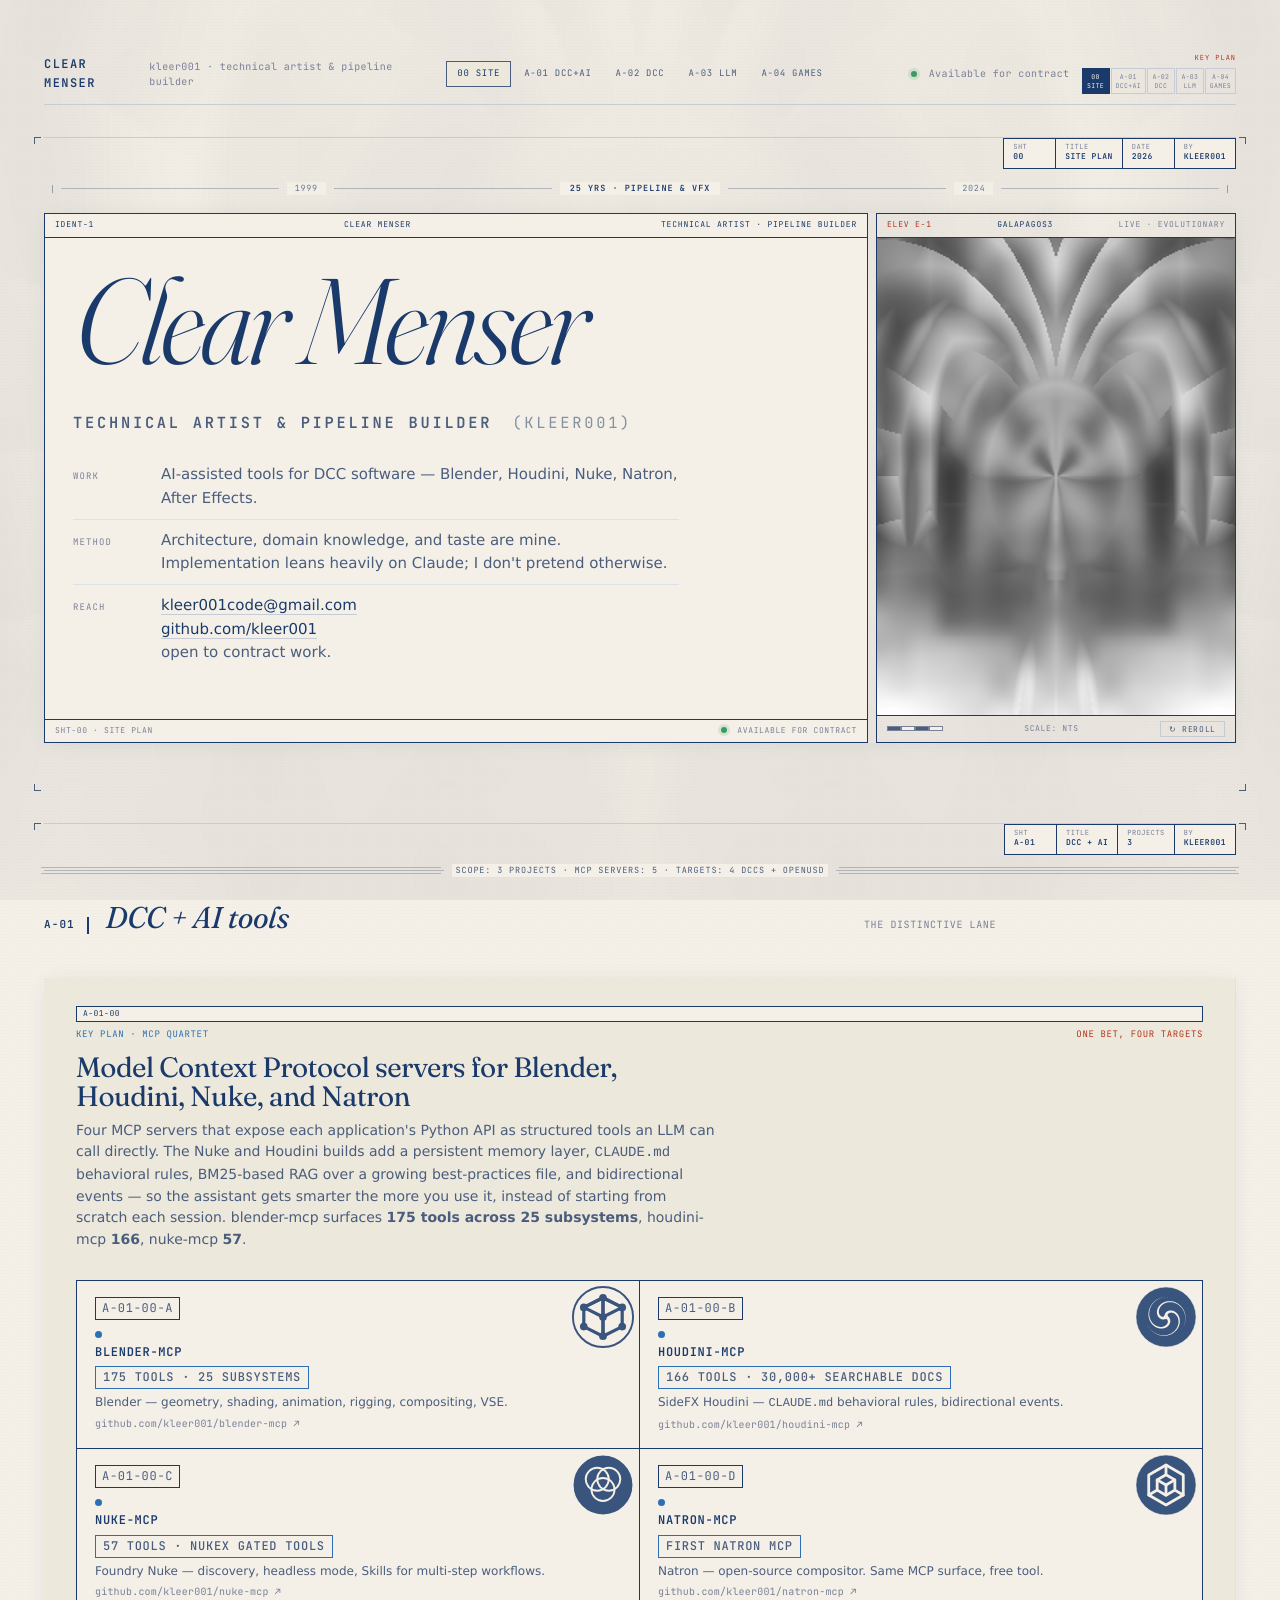
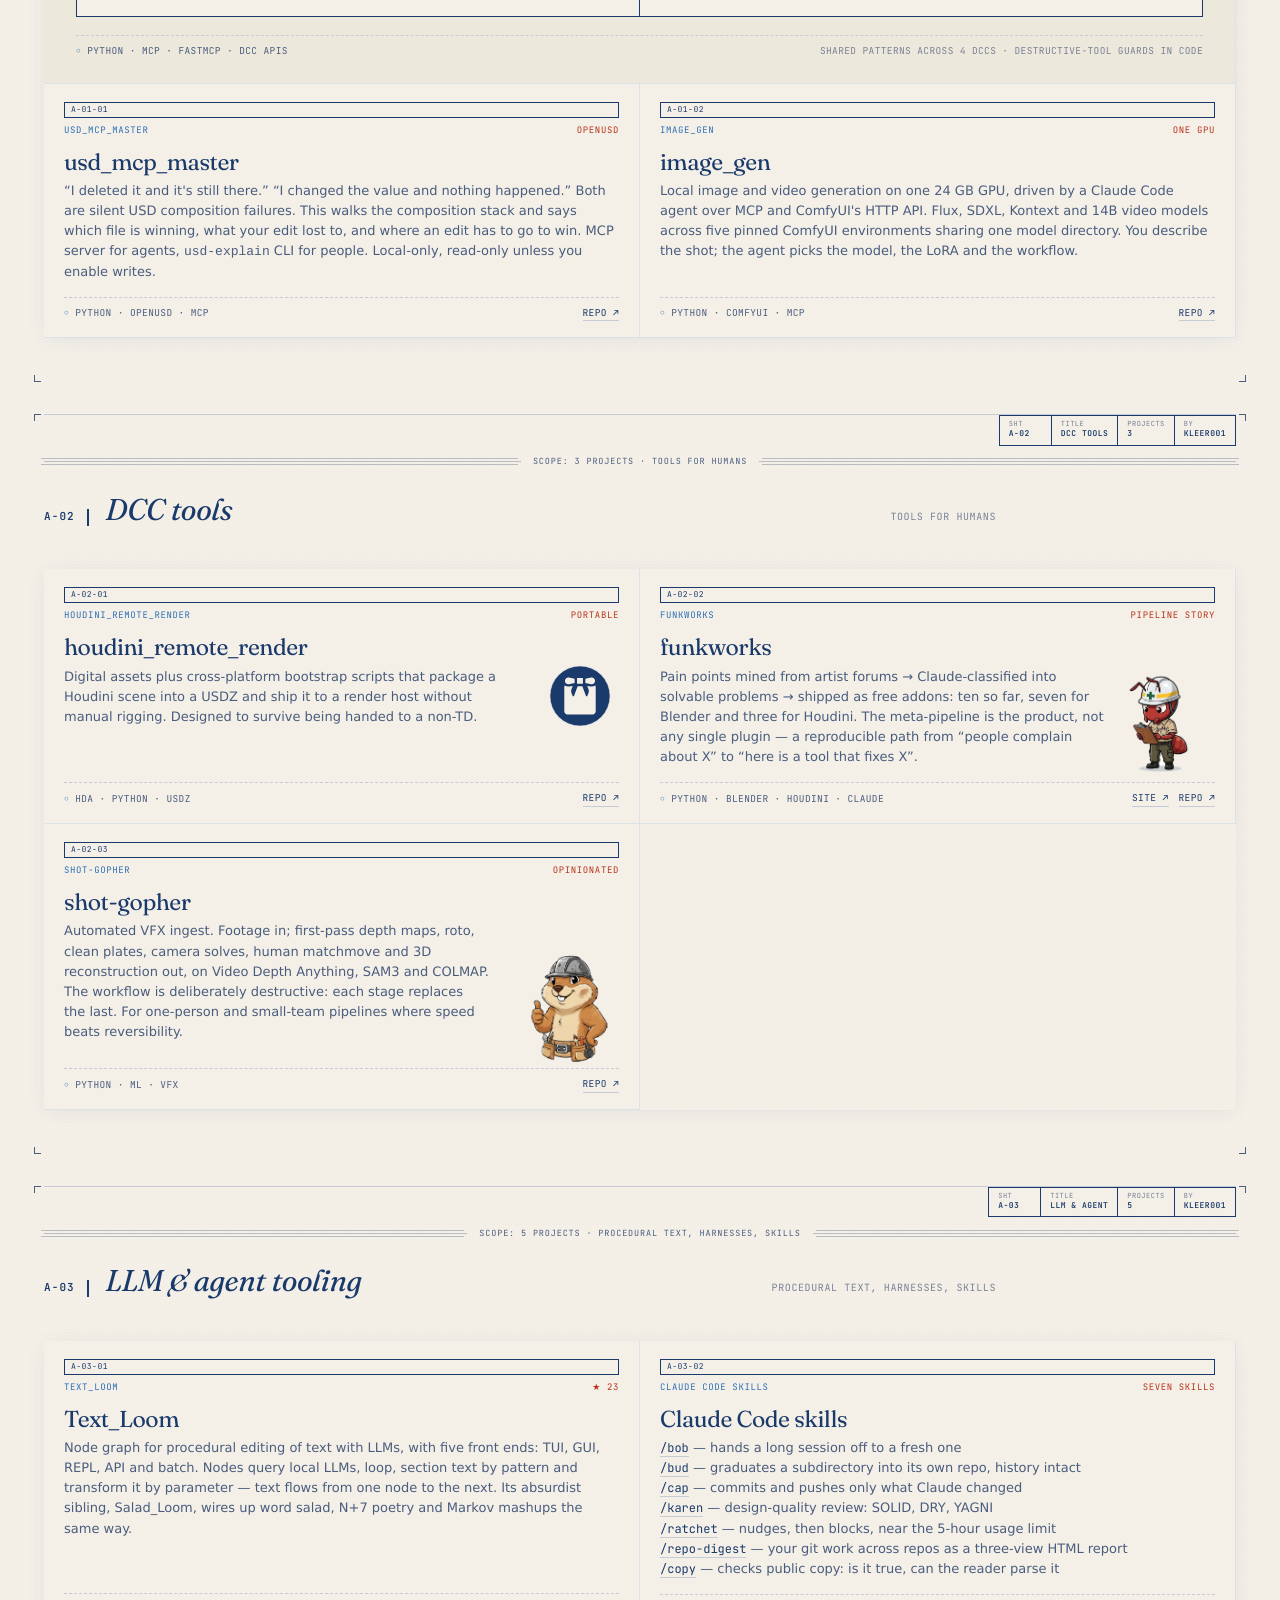
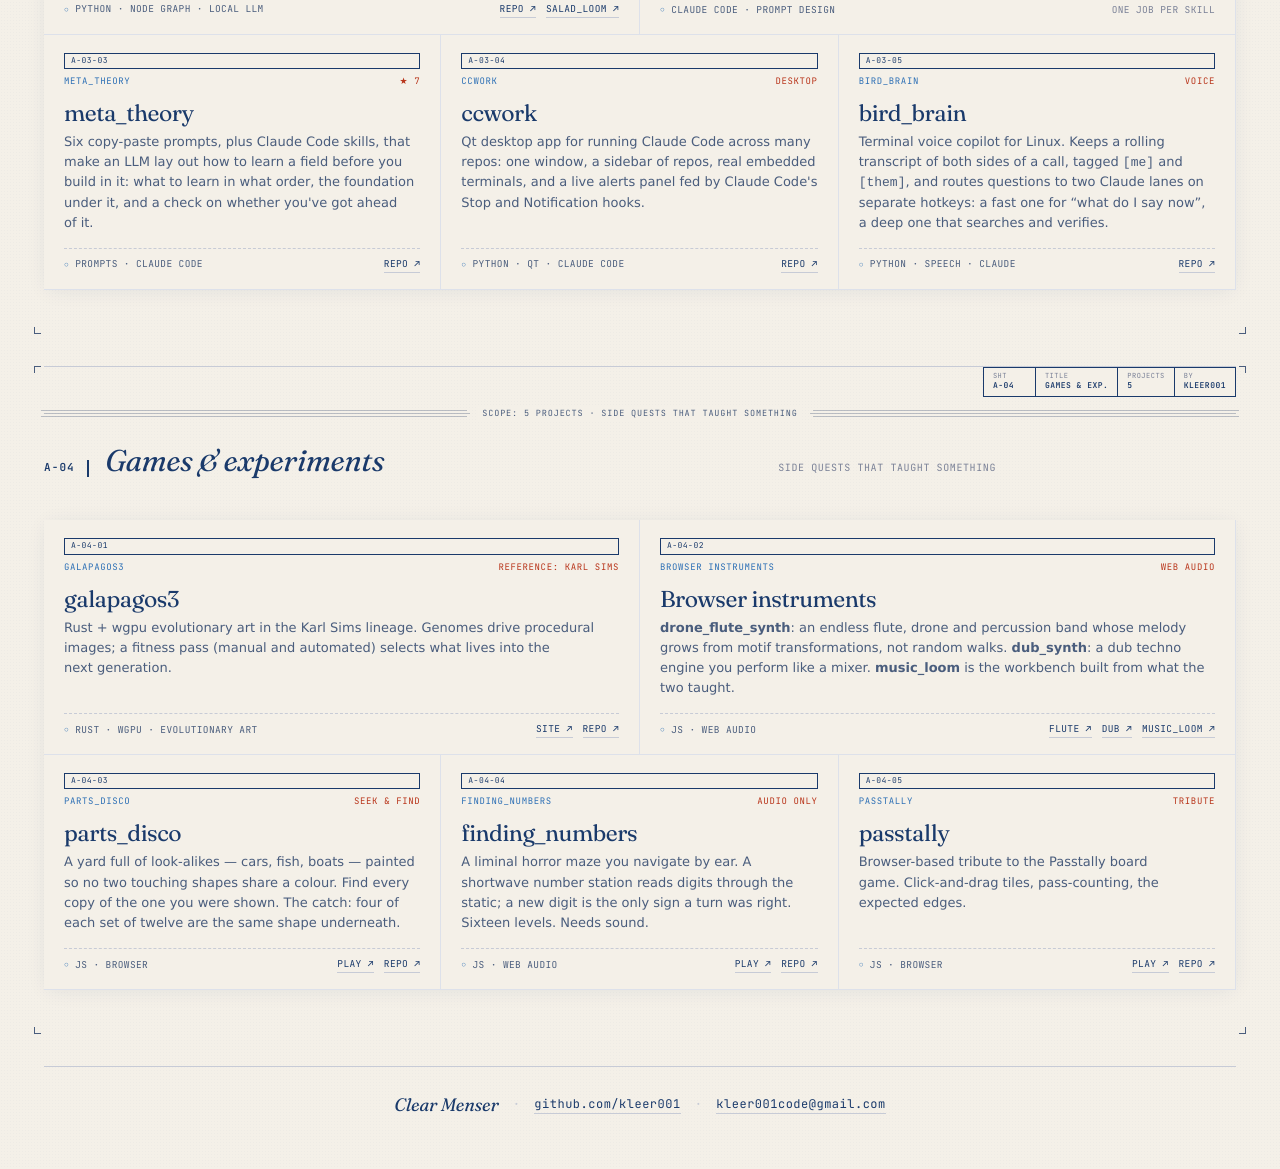
<file: index.html>
<!doctype html>
<html lang="en">
<head>
<meta charset="utf-8" />
<meta name="viewport" content="width=device-width,initial-scale=1" />
<title>Clear Menser · Portfolio</title>
<link rel="preconnect" href="https://fonts.googleapis.com">
<link rel="preconnect" href="https://fonts.gstatic.com" crossorigin>
<link rel="stylesheet" href="https://fonts.googleapis.com/css2?family=Fraunces:opsz,wght@9..144,300;9..144,400;9..144,500&family=JetBrains+Mono:wght@400;500;600&display=swap" />
<link rel="stylesheet" href="styles-v3.css?v=2" />
</head>
<body>

<canvas id="gal-bg" aria-hidden="true"></canvas>

<main id="app" class="app">

  <!-- ============ TOP CHROME ============ -->
  <header class="chrome">
    <div class="chrome-l">
      <span class="chrome-ttl">Clear Menser</span>
      <span class="chrome-ver">kleer001 · technical artist &amp; pipeline builder</span>
    </div>
    <nav class="chrome-nav">
      <a href="#hero"  class="nav-dot" data-k="1">00 Site</a>
      <a href="#dccai" class="nav-dot" data-k="2">A-01 DCC+AI</a>
      <a href="#dcc"   class="nav-dot" data-k="3">A-02 DCC</a>
      <a href="#llm"   class="nav-dot" data-k="4">A-03 LLM</a>
      <a href="#games" class="nav-dot" data-k="5">A-04 Games</a>
    </nav>
    <div class="chrome-r">
      <span class="status-dot"></span>
      <span style="font-family:var(--f-mono);font-size:10px;letter-spacing:.04em;color:var(--muted)">Available for contract</span>
      <div class="key-plan" aria-hidden="true">
        <span class="kp-label">Key Plan</span>
        <div class="kp-sheets">
          <a href="#hero"  class="kp-sheet" data-ref="00">00<br>Site</a>
          <a href="#dccai" class="kp-sheet" data-ref="A-01">A-01<br>DCC+AI</a>
          <a href="#dcc"   class="kp-sheet" data-ref="A-02">A-02<br>DCC</a>
          <a href="#llm"   class="kp-sheet" data-ref="A-03">A-03<br>LLM</a>
          <a href="#games" class="kp-sheet" data-ref="A-04">A-04<br>Games</a>
        </div>
      </div>
    </div>
  </header>

  <!-- ============ HERO — SHT-00 SITE PLAN ============ -->
  <section id="hero" class="ident" data-screen-label="00 Site Plan">

    <!-- corner marks -->
    <div class="sheet-corner sheet-corner-tl" aria-hidden="true"></div>
    <div class="sheet-corner sheet-corner-tr" aria-hidden="true"></div>
    <div class="sheet-corner sheet-corner-bl" aria-hidden="true"></div>
    <div class="sheet-corner sheet-corner-br" aria-hidden="true"></div>

    <!-- sheet title block -->
    <div class="stb" aria-hidden="true">
      <div class="stb-cell"><span class="stb-l">SHT</span><span class="stb-v">00</span></div>
      <div class="stb-cell"><span class="stb-l">Title</span><span class="stb-v">Site Plan</span></div>
      <div class="stb-cell"><span class="stb-l">Date</span><span class="stb-v">2026</span></div>
      <div class="stb-cell"><span class="stb-l">By</span><span class="stb-v">kleer001</span></div>
    </div>

    <!-- 25-year timeline dimension string -->
    <div class="dim-str timeline" aria-hidden="true">
      <div class="tl-tick"></div>
      <div class="tl-bar"></div>
      <span class="tl-label">1999</span>
      <div class="tl-bar"></div>
      <span class="tl-center">25 Yrs · Pipeline &amp; VFX</span>
      <div class="tl-bar"></div>
      <span class="tl-label">2024</span>
      <div class="tl-bar"></div>
      <div class="tl-tick"></div>
    </div>

    <div class="ident-grid">
      <div class="ident-panel">
        <div class="ip-header">
          <span class="de-code">IDENT-1</span>
          <span>Clear Menser</span>
          <span class="de-sub">Technical Artist · Pipeline Builder</span>
        </div>
        <div class="ip-body">
          <h1 class="name">
            <span class="name-1">Clear Menser</span>
            <span class="name-2">Technical artist &amp; pipeline builder <span class="name-handle">(kleer001)</span></span>
          </h1>

          <div class="hero-lines">
            <p class="hero-line">
              <span class="hl-k">Work</span>
              <span>AI-assisted tools for DCC software — Blender, Houdini, Nuke, Natron, After Effects.</span>
            </p>
            <p class="hero-line">
              <span class="hl-k">Method</span>
              <span>Architecture, domain knowledge, and taste are mine. Implementation leans heavily on Claude; I don't pretend otherwise.</span>
            </p>
            <p class="hero-line">
              <span class="hl-k">Reach</span>
              <span>
                <a href="mailto:kleer001code@gmail.com">kleer001code@gmail.com</a><br>
                <a href="https://github.com/kleer001" target="_blank" rel="noopener">github.com/kleer001</a><br>
                open to contract work.
              </span>
            </p>
          </div>
        </div>
        <div class="ip-footer">
          <span class="de-code">SHT-00 · SITE PLAN</span>
          <span><span class="status-dot"></span> Available for contract</span>
        </div>
      </div>

      <!-- galapagos as detail elevation -->
      <div class="detail-elevation">
        <div class="de-header">
          <span class="de-code">ELEV E-1</span>
          <span>galapagos3</span>
          <span class="de-sub">Live · Evolutionary</span>
        </div>
        <canvas id="gal" width="360" height="480" aria-label="Live evolutionary art — galapagos3"></canvas>
        <div class="de-footer">
          <div class="scale-bar" aria-hidden="true">
            <div class="scale-seg"></div><div class="scale-seg"></div>
            <div class="scale-seg"></div><div class="scale-seg"></div>
          </div>
          <span>Scale: NTS</span>
          <button id="galReroll" title="Breed new image">↻ Reroll</button>
        </div>
      </div>
    </div>
  </section>

  <!-- ============ A-01 · DCC + AI ============ -->
  <section id="dccai" class="section" data-screen-label="A-01 DCC and AI">

    <div class="sheet-corner sheet-corner-tl" aria-hidden="true"></div>
    <div class="sheet-corner sheet-corner-tr" aria-hidden="true"></div>
    <div class="sheet-corner sheet-corner-bl" aria-hidden="true"></div>
    <div class="sheet-corner sheet-corner-br" aria-hidden="true"></div>

    <div class="stb" aria-hidden="true">
      <div class="stb-cell"><span class="stb-l">SHT</span><span class="stb-v">A-01</span></div>
      <div class="stb-cell"><span class="stb-l">Title</span><span class="stb-v">DCC + AI</span></div>
      <div class="stb-cell"><span class="stb-l">Projects</span><span class="stb-v">3</span></div>
      <div class="stb-cell"><span class="stb-l">By</span><span class="stb-v">kleer001</span></div>
    </div>

    <div class="dim-str" aria-hidden="true">
      <span class="dim-text">Scope: 3 Projects · MCP servers: 5 · Targets: 4 DCCs + OpenUSD</span>
    </div>

    <div class="sec-head">
      <div>
        <span class="sec-num">A-01</span>
        <h2>DCC + AI tools</h2>
      </div>
      <div class="sec-tools muted"><span>The distinctive lane</span></div>
    </div>

    <div class="repo-grid">

      <!-- A-01-00 · MCP Key Plan -->
      <article class="repo hero-card">
        <span class="room-tag" aria-hidden="true">A-01-00</span>
        <div class="r-top">
          <span class="r-id">Key Plan · MCP Quartet</span>
          <span class="r-pin">One bet, four targets</span>
        </div>
        <h3 class="r-name">Model Context Protocol servers for Blender, Houdini, Nuke, and Natron</h3>
        <p class="r-desc">
          Four MCP servers that expose each application's Python API as structured tools an LLM can call
          directly. The Nuke and Houdini builds add a persistent memory layer, <code>CLAUDE.md</code>
          behavioral rules, BM25-based RAG over a growing best-practices file, and bidirectional events —
          so the assistant gets smarter the more you use it, instead of starting from scratch each session.
          blender-mcp surfaces <b>175 tools across 25 subsystems</b>, houdini-mcp <b>166</b>, nuke-mcp <b>57</b>.
        </p>

        <!-- 4 MCPs as connected rooms -->
        <div class="quartet">
          <a class="tri-card" href="https://github.com/kleer001/blender-mcp" target="_blank" rel="noopener">
            <img class="tri-logo" src="logos/blender-icon.svg" alt="" aria-hidden="true">
            <span class="room-tag" style="align-self:start" aria-hidden="true">A-01-00-A</span>
            <span class="tri-dot"></span>
            <b>blender-mcp</b>
            <span class="bubble">175 tools · 25 subsystems</span>
            <span>Blender — geometry, shading, animation, rigging, compositing, VSE.</span>
            <em>github.com/kleer001/blender-mcp ↗</em>
          </a>
          <a class="tri-card" href="https://github.com/kleer001/houdini-mcp" target="_blank" rel="noopener">
            <img class="tri-logo" src="logos/houdini-icon.svg" alt="" aria-hidden="true">
            <span class="room-tag" style="align-self:start" aria-hidden="true">A-01-00-B</span>
            <span class="tri-dot"></span>
            <b>houdini-mcp</b>
            <span class="bubble">166 tools · 30,000+ searchable docs</span>
            <span>SideFX Houdini — <code>CLAUDE.md</code> behavioral rules, bidirectional events.</span>
            <em>github.com/kleer001/houdini-mcp ↗</em>
          </a>
          <a class="tri-card" href="https://github.com/kleer001/nuke-mcp" target="_blank" rel="noopener">
            <img class="tri-logo" src="logos/nuke-icon.svg" alt="" aria-hidden="true">
            <span class="room-tag" style="align-self:start" aria-hidden="true">A-01-00-C</span>
            <span class="tri-dot"></span>
            <b>nuke-mcp</b>
            <span class="bubble">57 tools · NukeX gated tools</span>
            <span>Foundry Nuke — discovery, headless mode, Skills for multi-step workflows.</span>
            <em>github.com/kleer001/nuke-mcp ↗</em>
          </a>
          <a class="tri-card" href="https://github.com/kleer001/natron-mcp" target="_blank" rel="noopener">
            <img class="tri-logo" src="logos/natron-icon.svg" alt="" aria-hidden="true">
            <span class="room-tag" style="align-self:start" aria-hidden="true">A-01-00-D</span>
            <span class="tri-dot"></span>
            <b>natron-mcp</b>
            <span class="bubble">First Natron MCP</span>
            <span>Natron — open-source compositor. Same MCP surface, free tool.</span>
            <em>github.com/kleer001/natron-mcp ↗</em>
          </a>
          <div class="quartet-cross" aria-hidden="true"></div>
        </div>

        <div class="r-foot">
          <span class="r-lang">Python · MCP · FastMCP · DCC APIs</span>
          <span class="r-stats"><span>Shared patterns across 4 DCCs · destructive-tool guards in code</span></span>
        </div>
      </article>

      <!-- A-01-01 -->
      <article class="repo wide">
        <span class="room-tag" aria-hidden="true">A-01-01</span>
        <div class="r-top">
          <span class="r-id">usd_mcp_master</span>
          <span class="r-pin">OpenUSD</span>
        </div>
        <h3 class="r-name">usd_mcp_master</h3>
        <p class="r-desc">
          &ldquo;I deleted it and it's still there.&rdquo; &ldquo;I changed the value and nothing happened.&rdquo;
          Both are silent USD composition failures. This walks the composition stack and says which file
          is winning, what your edit lost to, and where an edit has to go to win. MCP server for agents,
          <code>usd-explain</code> CLI for people. Local-only, read-only unless you enable writes.
        </p>
        <div class="r-foot">
          <span class="r-lang">Python · OpenUSD · MCP</span>
          <span class="r-stats"><a href="https://github.com/kleer001/usd_mcp_master" target="_blank" rel="noopener">repo ↗</a></span>
        </div>
      </article>

      <!-- A-01-02 -->
      <article class="repo wide">
        <span class="room-tag" aria-hidden="true">A-01-02</span>
        <div class="r-top">
          <span class="r-id">image_gen</span>
          <span class="r-pin">One GPU</span>
        </div>
        <h3 class="r-name">image_gen</h3>
        <p class="r-desc">
          Local image and video generation on one 24&nbsp;GB GPU, driven by a Claude Code agent over MCP
          and ComfyUI's HTTP API. Flux, SDXL, Kontext and 14B video models across five pinned ComfyUI
          environments sharing one model directory. You describe the shot; the agent picks the model,
          the LoRA and the workflow.
        </p>
        <div class="r-foot">
          <span class="r-lang">Python · ComfyUI · MCP</span>
          <span class="r-stats"><a href="https://github.com/kleer001/image_gen" target="_blank" rel="noopener">repo ↗</a></span>
        </div>
      </article>


    </div>
  </section>

  <!-- ============ A-02 · DCC (no AI) ============ -->
  <section id="dcc" class="section" data-screen-label="A-02 DCC">

    <div class="sheet-corner sheet-corner-tl" aria-hidden="true"></div>
    <div class="sheet-corner sheet-corner-tr" aria-hidden="true"></div>
    <div class="sheet-corner sheet-corner-bl" aria-hidden="true"></div>
    <div class="sheet-corner sheet-corner-br" aria-hidden="true"></div>

    <div class="stb" aria-hidden="true">
      <div class="stb-cell"><span class="stb-l">SHT</span><span class="stb-v">A-02</span></div>
      <div class="stb-cell"><span class="stb-l">Title</span><span class="stb-v">DCC Tools</span></div>
      <div class="stb-cell"><span class="stb-l">Projects</span><span class="stb-v">3</span></div>
      <div class="stb-cell"><span class="stb-l">By</span><span class="stb-v">kleer001</span></div>
    </div>

    <div class="dim-str" aria-hidden="true">
      <span class="dim-text">Scope: 3 Projects · Tools for humans</span>
    </div>

    <div class="sec-head">
      <div>
        <span class="sec-num">A-02</span>
        <h2>DCC tools</h2>
      </div>
      <div class="sec-tools muted"><span>Tools for humans</span></div>
    </div>

    <div class="repo-grid">

      <!-- A-02-01 -->
      <article class="repo wide" style="position: relative;">
        <span class="room-tag" aria-hidden="true">A-02-01</span>
        <div class="r-top">
          <span class="r-id">houdini_remote_render</span>
          <span class="r-pin">Portable</span>
        </div>
        <h3 class="r-name">houdini_remote_render</h3>
        <p class="r-desc" style="padding-right: 22%;">
          Digital assets plus cross-platform bootstrap scripts that package a Houdini scene into a
          USDZ and ship it to a render host without manual rigging. Designed to survive being handed
          to a non-TD.
        </p>
        <div style="position: absolute; right: 0; top: 0; bottom: 0; width: 20%; display: flex; align-items: center; justify-content: center;">
          <img src="logos/houdini-remote-render-icon.svg" alt="houdini remote render logo">
        </div>
        <div class="r-foot">
          <span class="r-lang">HDA · Python · USDZ</span>
          <span class="r-stats"><a href="https://github.com/kleer001/houdini_remote_render" target="_blank" rel="noopener">repo ↗</a></span>
        </div>
      </article>

      <!-- A-02-02 -->
      <article class="repo wide has-mascot">
        <span class="room-tag" aria-hidden="true">A-02-02</span>
        <div class="r-top">
          <span class="r-id">funkworks</span>
          <span class="r-pin">Pipeline story</span>
        </div>
        <h3 class="r-name">funkworks</h3>
        <div class="r-mid">
          <p class="r-desc">
            Pain points mined from artist forums → Claude-classified into solvable problems → shipped as free
            addons: ten so far, seven for Blender and three for Houdini.
            The meta-pipeline is the product, not any single plugin — a reproducible path from
            &ldquo;people complain about X&rdquo; to &ldquo;here is a tool that fixes X&rdquo;.
          </p>
          <div class="r-mascot">
            <img src="logos/funkworks-mascot.png" alt="funkworks mascot" style="max-height:107px; transform:translateY(-6px)">
          </div>
        </div>
        <div class="r-foot">
          <span class="r-lang">Python · Blender · Houdini · Claude</span>
          <span class="r-stats"><a href="https://kleer001.github.io/funkworks/" target="_blank" rel="noopener">site ↗</a><a href="https://github.com/kleer001/funkworks" target="_blank" rel="noopener">repo ↗</a></span>
        </div>
      </article>

      <!-- A-02-03 -->
      <article class="repo wide has-mascot">
        <span class="room-tag" aria-hidden="true">A-02-03</span>
        <div class="r-top">
          <span class="r-id">shot-gopher</span>
          <span class="r-pin">Opinionated</span>
        </div>
        <h3 class="r-name">shot-gopher</h3>
        <div class="r-mid">
          <p class="r-desc">
            Automated VFX ingest. Footage in; first-pass depth maps, roto, clean plates, camera solves,
            human matchmove and 3D reconstruction out, on Video Depth Anything, SAM3 and COLMAP.
            The workflow is deliberately destructive: each stage replaces the last. For one-person
            and small-team pipelines where speed beats reversibility.
          </p>
          <div class="r-mascot">
            <img src="logos/shot-gopher-mascot.png" alt="shot-gopher mascot" style="transform:translateY(12px)">
          </div>
        </div>
        <div class="r-foot">
          <span class="r-lang">Python · ML · VFX</span>
          <span class="r-stats"><a href="https://github.com/kleer001/shot-gopher" target="_blank" rel="noopener">repo ↗</a></span>
        </div>
      </article>

    </div>
  </section>

  <!-- ============ A-03 · LLM & Agent ============ -->
  <section id="llm" class="section" data-screen-label="A-03 LLM">

    <div class="sheet-corner sheet-corner-tl" aria-hidden="true"></div>
    <div class="sheet-corner sheet-corner-tr" aria-hidden="true"></div>
    <div class="sheet-corner sheet-corner-bl" aria-hidden="true"></div>
    <div class="sheet-corner sheet-corner-br" aria-hidden="true"></div>

    <div class="stb" aria-hidden="true">
      <div class="stb-cell"><span class="stb-l">SHT</span><span class="stb-v">A-03</span></div>
      <div class="stb-cell"><span class="stb-l">Title</span><span class="stb-v">LLM &amp; Agent</span></div>
      <div class="stb-cell"><span class="stb-l">Projects</span><span class="stb-v">5</span></div>
      <div class="stb-cell"><span class="stb-l">By</span><span class="stb-v">kleer001</span></div>
    </div>

    <div class="dim-str" aria-hidden="true">
      <span class="dim-text">Scope: 5 Projects · Procedural text, harnesses, skills</span>
    </div>

    <div class="sec-head">
      <div>
        <span class="sec-num">A-03</span>
        <h2>LLM &amp; agent tooling</h2>
      </div>
      <div class="sec-tools muted"><span>Procedural text, harnesses, skills</span></div>
    </div>

    <div class="repo-grid">

      <!-- A-03-01 -->
      <article class="repo wide">
        <span class="room-tag" aria-hidden="true">A-03-01</span>
        <div class="r-top">
          <span class="r-id">Text_Loom</span>
          <span class="r-pin">★ 23</span>
        </div>
        <h3 class="r-name">Text_Loom</h3>
        <p class="r-desc">
          Node graph for procedural editing of text with LLMs, with five front ends: TUI, GUI, REPL, API
          and batch. Nodes query local LLMs, loop, section text by pattern and transform it by parameter —
          text flows from one node to the next. Its absurdist sibling, Salad_Loom, wires up word salad,
          N+7 poetry and Markov mashups the same way.
        </p>
        <div class="r-foot">
          <span class="r-lang">Python · node graph · local LLM</span>
          <span class="r-stats"><a href="https://github.com/kleer001/Text_Loom" target="_blank" rel="noopener">repo ↗</a><a href="https://github.com/kleer001/Salad_Loom" target="_blank" rel="noopener">Salad_Loom ↗</a></span>
        </div>
      </article>

      <!-- A-03-02 -->
      <article class="repo wide">
        <span class="room-tag" aria-hidden="true">A-03-02</span>
        <div class="r-top">
          <span class="r-id">Claude Code skills</span>
          <span class="r-pin">Seven skills</span>
        </div>
        <h3 class="r-name">Claude Code skills</h3>
        <ul class="r-list">
          <li><a href="https://github.com/kleer001/claude-slash-bob" target="_blank" rel="noopener">/bob</a> — hands a long session off to a fresh one</li>
          <li><a href="https://github.com/kleer001/claude-slash-bud" target="_blank" rel="noopener">/bud</a> — graduates a subdirectory into its own repo, history intact</li>
          <li><a href="https://github.com/kleer001/claude-slash-cap" target="_blank" rel="noopener">/cap</a> — commits and pushes only what Claude changed</li>
          <li><a href="https://github.com/kleer001/claude-slash-karen" target="_blank" rel="noopener">/karen</a> — design-quality review: SOLID, DRY, YAGNI</li>
          <li><a href="https://github.com/kleer001/claude_slash_ratchet" target="_blank" rel="noopener">/ratchet</a> — nudges, then blocks, near the 5-hour usage limit</li>
          <li><a href="https://github.com/kleer001/claude-slash-repo-digest" target="_blank" rel="noopener">/repo-digest</a> — your git work across repos as a three-view HTML report</li>
          <li><a href="https://github.com/kleer001/claude-slash-copy" target="_blank" rel="noopener">/copy</a> — checks public copy: is it true, can the reader parse it</li>
        </ul>
        <div class="r-foot">
          <span class="r-lang">Claude Code · prompt design</span>
          <span class="r-stats"><span>One job per skill</span></span>
        </div>
      </article>

      <!-- A-03-03 -->
      <article class="repo">
        <span class="room-tag" aria-hidden="true">A-03-03</span>
        <div class="r-top">
          <span class="r-id">meta_theory</span>
          <span class="r-pin">★ 7</span>
        </div>
        <h3 class="r-name">meta_theory</h3>
        <p class="r-desc">Six copy-paste prompts, plus Claude Code skills, that make an LLM lay out how to learn a field before you build in it: what to learn in what order, the foundation under it, and a check on whether you've got ahead of it.</p>
        <div class="r-foot">
          <span class="r-lang">Prompts · Claude Code</span>
          <span class="r-stats"><a href="https://github.com/kleer001/meta_theory" target="_blank" rel="noopener">repo ↗</a></span>
        </div>
      </article>

      <!-- A-03-04 -->
      <article class="repo">
        <span class="room-tag" aria-hidden="true">A-03-04</span>
        <div class="r-top">
          <span class="r-id">ccwork</span>
          <span class="r-pin">Desktop</span>
        </div>
        <h3 class="r-name">ccwork</h3>
        <p class="r-desc">Qt desktop app for running Claude Code across many repos: one window, a sidebar of repos, real embedded terminals, and a live alerts panel fed by Claude Code's Stop and Notification hooks.</p>
        <div class="r-foot">
          <span class="r-lang">Python · Qt · Claude Code</span>
          <span class="r-stats"><a href="https://github.com/kleer001/ccwork" target="_blank" rel="noopener">repo ↗</a></span>
        </div>
      </article>

      <!-- A-03-05 -->
      <article class="repo">
        <span class="room-tag" aria-hidden="true">A-03-05</span>
        <div class="r-top">
          <span class="r-id">bird_brain</span>
          <span class="r-pin">Voice</span>
        </div>
        <h3 class="r-name">bird_brain</h3>
        <p class="r-desc">Terminal voice copilot for Linux. Keeps a rolling transcript of both sides of a call, tagged <code>[me]</code> and <code>[them]</code>, and routes questions to two Claude lanes on separate hotkeys: a fast one for &ldquo;what do I say now&rdquo;, a deep one that searches and verifies.</p>
        <div class="r-foot">
          <span class="r-lang">Python · speech · Claude</span>
          <span class="r-stats"><a href="https://github.com/kleer001/bird_brain" target="_blank" rel="noopener">repo ↗</a></span>
        </div>
      </article>

    </div>
  </section>

  <!-- ============ A-04 · Games & Experiments ============ -->
  <section id="games" class="section" data-screen-label="A-04 Games">

    <div class="sheet-corner sheet-corner-tl" aria-hidden="true"></div>
    <div class="sheet-corner sheet-corner-tr" aria-hidden="true"></div>
    <div class="sheet-corner sheet-corner-bl" aria-hidden="true"></div>
    <div class="sheet-corner sheet-corner-br" aria-hidden="true"></div>

    <div class="stb" aria-hidden="true">
      <div class="stb-cell"><span class="stb-l">SHT</span><span class="stb-v">A-04</span></div>
      <div class="stb-cell"><span class="stb-l">Title</span><span class="stb-v">Games &amp; Exp.</span></div>
      <div class="stb-cell"><span class="stb-l">Projects</span><span class="stb-v">5</span></div>
      <div class="stb-cell"><span class="stb-l">By</span><span class="stb-v">kleer001</span></div>
    </div>

    <div class="dim-str" aria-hidden="true">
      <span class="dim-text">Scope: 5 Projects · Side quests that taught something</span>
    </div>

    <div class="sec-head">
      <div>
        <span class="sec-num">A-04</span>
        <h2>Games &amp; experiments</h2>
      </div>
      <div class="sec-tools muted"><span>Side quests that taught something</span></div>
    </div>

    <div class="repo-grid">

      <!-- A-04-01 -->
      <article class="repo wide">
        <span class="room-tag" aria-hidden="true">A-04-01</span>
        <div class="r-top"><span class="r-id">galapagos3</span><span class="r-pin">Reference: Karl Sims</span></div>
        <h3 class="r-name">galapagos3</h3>
        <p class="r-desc">Rust + wgpu evolutionary art in the Karl Sims lineage. Genomes drive procedural images; a fitness pass (manual and automated) selects what lives into the next generation.</p>
        <div class="r-foot"><span class="r-lang">Rust · wgpu · evolutionary art</span><span class="r-stats"><a href="https://kleer001.github.io/galapagos3/" target="_blank" rel="noopener">site ↗</a><a href="https://github.com/kleer001/galapagos3" target="_blank" rel="noopener">repo ↗</a></span></div>
      </article>

      <!-- A-04-02 -->
      <article class="repo wide">
        <span class="room-tag" aria-hidden="true">A-04-02</span>
        <div class="r-top"><span class="r-id">Browser instruments</span><span class="r-pin">Web Audio</span></div>
        <h3 class="r-name">Browser instruments</h3>
        <p class="r-desc"><b>drone_flute_synth</b>: an endless flute, drone and percussion band whose melody grows from motif transformations, not random walks. <b>dub_synth</b>: a dub techno engine you perform like a mixer. <b>music_loom</b> is the workbench built from what the two taught.</p>
        <div class="r-foot"><span class="r-lang">JS · Web Audio</span><span class="r-stats"><a href="https://kleer001.github.io/drone_flute_synth/" target="_blank" rel="noopener">flute ↗</a><a href="https://kleer001.github.io/dub_synth/" target="_blank" rel="noopener">dub ↗</a><a href="https://github.com/kleer001/music_loom" target="_blank" rel="noopener">music_loom ↗</a></span></div>
      </article>

      <!-- A-04-03 -->
      <article class="repo">
        <span class="room-tag" aria-hidden="true">A-04-03</span>
        <div class="r-top"><span class="r-id">parts_disco</span><span class="r-pin">Seek &amp; find</span></div>
        <h3 class="r-name">parts_disco</h3>
        <p class="r-desc">A yard full of look-alikes — cars, fish, boats — painted so no two touching shapes share a colour. Find every copy of the one you were shown. The catch: four of each set of twelve are the same shape underneath.</p>
        <div class="r-foot"><span class="r-lang">JS · browser</span><span class="r-stats"><a href="https://kleer001.github.io/parts_disco/" target="_blank" rel="noopener">play ↗</a><a href="https://github.com/kleer001/parts_disco" target="_blank" rel="noopener">repo ↗</a></span></div>
      </article>

      <!-- A-04-04 -->
      <article class="repo">
        <span class="room-tag" aria-hidden="true">A-04-04</span>
        <div class="r-top"><span class="r-id">finding_numbers</span><span class="r-pin">Audio only</span></div>
        <h3 class="r-name">finding_numbers</h3>
        <p class="r-desc">A liminal horror maze you navigate by ear. A shortwave number station reads digits through the static; a new digit is the only sign a turn was right. Sixteen levels. Needs sound.</p>
        <div class="r-foot"><span class="r-lang">JS · Web Audio</span><span class="r-stats"><a href="https://kleer001.github.io/finding_numbers/" target="_blank" rel="noopener">play ↗</a><a href="https://github.com/kleer001/finding_numbers" target="_blank" rel="noopener">repo ↗</a></span></div>
      </article>

      <!-- A-04-05 -->
      <article class="repo">
        <span class="room-tag" aria-hidden="true">A-04-05</span>
        <div class="r-top"><span class="r-id">passtally</span><span class="r-pin">Tribute</span></div>
        <h3 class="r-name">passtally</h3>
        <p class="r-desc">Browser-based tribute to the Passtally board game. Click-and-drag tiles, pass-counting, the expected edges.</p>
        <div class="r-foot"><span class="r-lang">JS · browser</span><span class="r-stats"><a href="https://kleer001.github.io/passtally/" target="_blank" rel="noopener">play ↗</a><a href="https://github.com/kleer001/passtally" target="_blank" rel="noopener">repo ↗</a></span></div>
      </article>

    </div>
  </section>

  <!-- ============ FOOTER ============ -->
  <footer class="foot">
    <div class="foot-main">
      <span class="foot-name">Clear Menser</span>
      <span class="sep">·</span>
      <a href="https://github.com/kleer001" target="_blank" rel="noopener">github.com/kleer001</a>
      <span class="sep">·</span>
      <a href="mailto:kleer001code@gmail.com">kleer001code@gmail.com</a>
    </div>
  </footer>

</main>

<!-- ============ TWEAKS ============ -->
<div id="tweaks" class="tweaks" hidden>
  <div class="tw-head">
    <span>Tweaks</span>
    <button id="twClose" class="tw-x">✕</button>
  </div>
  <label class="tw-row">
    <span>Accent</span>
    <div class="tw-swatches" id="twAccents">
      <button data-accent="navy"  class="sw" style="--c:#1a3a6b" title="Navy"></button>
      <button data-accent="ocean" class="sw" style="--c:#2c6fb5" title="Ocean"></button>
      <button data-accent="slate" class="sw" style="--c:#445a7a" title="Slate"></button>
      <button data-accent="teal"  class="sw" style="--c:#1f5e5e" title="Teal"></button>
      <button data-accent="ink"   class="sw" style="--c:#0e1b33" title="Ink"></button>
    </div>
  </label>
  <label class="tw-row">
    <span>Density</span>
    <input id="twDensity" type="range" min="0.9" max="1.2" step="0.01" />
  </label>
  <label class="tw-row">
    <span>Serif display</span>
    <input id="twSerif" type="checkbox" />
  </label>
  <label class="tw-row">
    <span>Paper texture</span>
    <input id="twPaper" type="checkbox" />
  </label>
  <label class="tw-row">
    <span>Grid lines</span>
    <input id="twGrid" type="checkbox" />
  </label>
  <label class="tw-row">
    <span>Annotations</span>
    <input id="twAnnot" type="checkbox" />
  </label>
</div>

<script>
  const TWEAK_DEFAULTS = /*EDITMODE-BEGIN*/{
    "accent":  "navy",
    "density": 1,
    "serif":   true,
    "paper":   true,
    "grid":    false,
    "annot":   true
  }/*EDITMODE-END*/;
</script>
<script src="galapagos.js?v=5"></script>
<script src="app-v3.js?v=1"></script>
</body>
</html>
</file>
<file: styles-v3.css>
/* =========================================================
   portfolio v3 — Architectural Drawing Set
   Ink: #1a3a6b on paper: #f4f0e8
   Red pin: #b8341a (used sparingly)
   ========================================================= */

:root {
  --paper:     #f4f0e8;
  --paper-2:   #ede8dc;
  --paper-3:   #e4ddcd;
  --ink:       #1a3a6b;
  --ink-2:     #2c6fb5;
  --ink-dim:   #4a5d7d;
  --ink-soft:  #8a99b2;
  --line:      #c7cbd6;
  --line-soft: #dde1ea;
  --muted:     #7a8197;
  --pin:       #b8341a;
  --construction: rgba(26,58,107,.055);

  --f-disp: "Fraunces", Georgia, "Times New Roman", serif;
  --f-sans: ui-sans-serif, system-ui, -apple-system, sans-serif;
  --f-mono: "JetBrains Mono", ui-monospace, "SFMono-Regular", monospace;

  --dx: 1;
  --pad: calc(44px * var(--dx));
  --gap: calc(32px * var(--dx));
  --tick: 7px;
}

* { box-sizing: border-box; }
html, body { margin: 0; padding: 0; background: var(--paper); color: var(--ink); }
body {
  font-family: var(--f-sans);
  font-size: 14px;
  line-height: 1.55;
  min-height: 100vh;
  -webkit-font-smoothing: antialiased;
  text-rendering: geometricPrecision;
  overflow-x: hidden;
}

::selection { background: var(--ink); color: var(--paper); }

/* -------- galapagos background watermark -------- */
#gal-bg {
  position: fixed;
  inset: 0;
  width: 100%;
  height: 100%;
  z-index: 0;
  opacity: .09;
  mix-blend-mode: multiply;
  pointer-events: none;
}

/* -------- paper texture -------- */
body[data-paper="1"] {
  background-image: radial-gradient(rgba(26,58,107,.025) 1px, transparent 1px);
  background-size: 3px 3px;
}

/* -------- construction grid (toggled) -------- */
.app[data-grid="1"] {
  background-image: repeating-linear-gradient(
    90deg,
    var(--construction) 0, var(--construction) 1px,
    transparent 1px, transparent calc(100% / 12)
  );
  background-size: calc(100% / 12) 100%;
}

/* -------- APP SHELL -------- */
.app {
  position: relative;
  max-width: 1320px;
  margin: 0 auto;
  padding: var(--pad);
  display: flex;
  flex-direction: column;
  gap: var(--gap);
}

/* ============================================================
   CHROME
   ============================================================ */
.chrome {
  display: grid;
  grid-template-columns: 1fr auto 1fr;
  align-items: center;
  gap: var(--gap);
  padding: 10px 0;
  border-bottom: 1px solid var(--line);
  font-family: var(--f-mono);
  font-size: 11px;
  letter-spacing: .04em;
}
.chrome-l, .chrome-r { display: flex; align-items: center; gap: 12px; }
.chrome-r { justify-content: flex-end; }
.chrome-ttl {
  font-family: var(--f-mono);
  font-weight: 600;
  font-size: 12px;
  letter-spacing: .12em;
  text-transform: uppercase;
  color: var(--ink);
}
.chrome-ver { color: var(--muted); font-size: 10px; letter-spacing: .04em; }

.chrome-nav { display: flex; gap: 2px; flex-wrap: wrap; }
.nav-dot {
  display: inline-flex; align-items: center;
  padding: 5px 10px;
  color: var(--ink-dim);
  text-decoration: none;
  font-family: var(--f-mono);
  font-size: 9px;
  letter-spacing: .08em;
  text-transform: uppercase;
  border: 1px solid transparent;
  transition: color .15s, border-color .15s, background .15s;
}
.nav-dot:hover { color: var(--ink); border-color: var(--line); }
.nav-dot.is-active { color: var(--ink); border-color: var(--ink-dim); background: var(--paper-2); }

.status-dot {
  width: 6px; height: 6px; border-radius: 50%;
  background: #3b9b5f;
  box-shadow: 0 0 0 3px rgba(59,155,95,.15);
}

/* -------- KEY PLAN mini-map -------- */
.key-plan { display: flex; flex-direction: column; gap: 3px; align-items: flex-end; }
.kp-label {
  font-family: var(--f-mono); font-size: 7px; letter-spacing: .14em;
  text-transform: uppercase; color: var(--pin);
}
.kp-sheets { display: flex; gap: 1px; }
.kp-sheet {
  display: flex; flex-direction: column; align-items: center;
  padding: 3px 4px;
  border: 1px solid var(--line);
  font-family: var(--f-mono); font-size: 6.5px; letter-spacing: .05em; text-transform: uppercase;
  color: var(--muted); text-decoration: none; line-height: 1.4;
  transition: background .15s, color .15s, border-color .15s;
  min-width: 28px; text-align: center;
}
.kp-sheet:hover { color: var(--ink); border-color: var(--ink-dim); }
.kp-sheet.is-active { color: var(--paper); background: var(--ink); border-color: var(--ink); }

/* ============================================================
   SHEET ANNOTATION COMPONENTS
   (hidden when .app[data-annot="0"])
   ============================================================ */
.app[data-annot="0"] .stb,
.app[data-annot="0"] .room-tag,
.app[data-annot="0"] .dim-str,
.app[data-annot="0"] .sheet-corner { display: none !important; }

/* -------- Sheet Title Block -------- */
.stb {
  position: absolute;
  top: 0; right: 0;
  display: grid;
  grid-template-columns: repeat(4, auto);
  border: 1px solid var(--ink);
  font-family: var(--f-mono);
  font-size: 8px;
  letter-spacing: .06em;
  text-transform: uppercase;
  background: var(--paper);
  z-index: 2;
  pointer-events: none;
}
.stb-cell {
  display: flex; flex-direction: column; gap: 2px;
  padding: 5px 9px;
  border-right: 1px solid var(--ink);
  min-width: 52px;
}
.stb-cell:last-child { border-right: 0; }
.stb-l { color: var(--muted); font-size: 7px; line-height: 1; }
.stb-v { color: var(--ink); font-weight: 600; line-height: 1.2; }

/* -------- Corner Construction Marks -------- */
.sheet-corner {
  position: absolute;
  width: var(--tick); height: var(--tick);
  pointer-events: none;
  z-index: 1;
}
.sheet-corner-tl { top: -1px; left: -10px; border-top: 1px solid var(--ink-dim); border-left: 1px solid var(--ink-dim); }
.sheet-corner-tr { top: -1px; right: -10px; border-top: 1px solid var(--ink-dim); border-right: 1px solid var(--ink-dim); }
.sheet-corner-bl { bottom: 0; left: -10px; border-bottom: 1px solid var(--ink-dim); border-left: 1px solid var(--ink-dim); }
.sheet-corner-br { bottom: 0; right: -10px; border-bottom: 1px solid var(--ink-dim); border-right: 1px solid var(--ink-dim); }

/* -------- Dimension String -------- */
.dim-str {
  display: grid;
  grid-template-columns: 1fr auto 1fr;
  align-items: center;
  gap: 8px;
  margin: -4px 0 18px;
}
.dim-str::before,
.dim-str::after {
  content: "";
  height: 1px;
  background: var(--ink-dim);
  opacity: .35;
}
.dim-str::before { box-shadow: -3px -3px 0 var(--ink-dim), -3px 3px 0 var(--ink-dim); }
.dim-str::after  { box-shadow:  3px -3px 0 var(--ink-dim),  3px 3px 0 var(--ink-dim); }
.dim-text {
  font-family: var(--f-mono); font-size: 8.5px; letter-spacing: .1em; text-transform: uppercase;
  color: var(--ink-dim); white-space: nowrap; padding: 0 4px;
  background: var(--paper);
}

/* -------- Room Number Tag -------- */
.room-tag {
  display: inline-block;
  font-family: var(--f-mono); font-size: 8px; letter-spacing: .06em; text-transform: uppercase;
  padding: 2px 6px;
  border: 1px solid var(--ink);
  color: var(--ink); background: var(--paper);
  line-height: 1.3; margin-bottom: 6px;
  flex-shrink: 0;
}

/* ============================================================
   HERO / IDENT
   ============================================================ */
.ident {
  padding: calc(var(--pad) + 4px) 0 calc(var(--pad) + 4px);
  position: relative;
  border-top: 1px solid var(--line);
}
.ident-grid {
  display: grid;
  grid-template-columns: 1fr 360px;
  gap: 8px;
  align-items: stretch;
}
@media (max-width: 900px) { .ident-grid { grid-template-columns: 1fr; } }

/* left identity panel — mirrors .detail-elevation */
.ident-panel {
  display: flex;
  flex-direction: column;
  border: 1px solid var(--ink);
  background: var(--paper);
  position: relative;
  z-index: 1;
}
.ip-header {
  display: flex; justify-content: space-between; align-items: center;
  padding: 5px 10px;
  border-bottom: 1px solid var(--ink);
  font-family: var(--f-mono); font-size: 8px; letter-spacing: .1em; text-transform: uppercase;
  color: var(--ink); flex-shrink: 0;
}
.ip-body {
  padding: 28px 28px 24px;
  flex: 1;
  display: flex; flex-direction: column; gap: 24px;
}
.ip-footer {
  display: flex; justify-content: space-between; align-items: center;
  padding: 5px 10px;
  border-top: 1px solid var(--ink);
  font-family: var(--f-mono); font-size: 8px; letter-spacing: .08em; text-transform: uppercase;
  color: var(--muted); flex-shrink: 0;
}
.ip-footer .status-dot { display: inline-block; margin-right: 5px; }

/* 25-year timeline */
.timeline {
  display: flex; align-items: center;
  font-family: var(--f-mono); font-size: 8.5px; letter-spacing: .08em; text-transform: uppercase;
  color: var(--ink-dim);
}
.tl-tick { width: 1px; height: 8px; background: var(--ink-dim); opacity: .5; flex-shrink: 0; }
.tl-bar { flex: 1; height: 1px; background: var(--ink-dim); opacity: .35; }
.tl-label { padding: 0 8px; background: var(--paper); opacity: .8; white-space: nowrap; }
.tl-center {
  padding: 0 10px; background: var(--paper);
  font-weight: 600; letter-spacing: .12em; color: var(--ink); opacity: 1;
  white-space: nowrap;
}

/* NAME */
.name {
  font-family: var(--f-disp);
  font-weight: 400;
  font-size: clamp(60px, 9.5vw, 148px);
  line-height: .92;
  letter-spacing: -.035em;
  margin: 0;
  color: var(--ink);
  display: flex; flex-direction: column;
  gap: .22em;
}
.name-1 { font-style: italic; font-weight: 300; }
.name-2 {
  font-family: var(--f-mono);
  font-size: clamp(9px, 1.2vw, 18px);
  font-weight: 600;
  letter-spacing: .18em;
  text-transform: uppercase;
  color: var(--ink-dim);
  margin-top: 12px;
}
.name-handle { font-weight: 400; opacity: .65; margin-left: 8px; }

/* HERO LINES */
.hero-lines { display: flex; flex-direction: column; max-width: 68ch; }
.hero-line {
  margin: 0; font-size: 15px; line-height: 1.55; color: var(--ink-dim);
  display: grid; grid-template-columns: 72px 1fr; gap: 16px; align-items: baseline;
  padding: 9px 0; border-top: 1px solid var(--line-soft);
}
.hero-line:first-child { border-top: 0; }
.hl-k { font-family: var(--f-mono); font-size: 9px; letter-spacing: .12em; text-transform: uppercase; color: var(--muted); }
.hero-line a { color: var(--ink); text-decoration: none; border-bottom: 1px solid var(--line); }
.hero-line a:hover { color: var(--ink-2); border-color: var(--ink-2); }

/* DETAIL ELEVATION (galapagos) */
.detail-elevation {
  display: flex; flex-direction: column;
  border: 1px solid var(--ink);
}
.de-header {
  display: flex; justify-content: space-between; align-items: center;
  padding: 5px 10px;
  border-bottom: 1px solid var(--ink);
  font-family: var(--f-mono); font-size: 8px; letter-spacing: .1em; text-transform: uppercase;
  color: var(--ink);
}
.de-header .de-code { color: var(--pin); }
.de-header .de-sub { color: var(--muted); }
.detail-elevation canvas {
  width: 100%; height: auto; max-width: 360px; display: block;
  background: #000; image-rendering: pixelated;
}
.de-footer {
  display: flex; justify-content: space-between; align-items: center;
  padding: 5px 10px;
  border-top: 1px solid var(--ink);
  font-family: var(--f-mono); font-size: 8px; letter-spacing: .08em;
  color: var(--muted); text-transform: uppercase;
}
.de-footer button {
  font-family: var(--f-mono); font-size: 8px; letter-spacing: .08em; text-transform: uppercase;
  background: transparent; border: 1px solid var(--line); color: var(--ink-dim);
  padding: 2px 8px; cursor: pointer;
  transition: background .15s, color .15s;
}
.de-footer button:hover { background: var(--ink); color: var(--paper); border-color: var(--ink); }
.scale-bar { display: flex; align-items: center; gap: 0; }
.scale-seg { width: 14px; height: 5px; border: 1px solid var(--muted); }
.scale-seg:nth-child(odd)  { background: var(--ink-dim); }
.scale-seg:nth-child(even) { background: var(--paper); }

/* ============================================================
   SECTIONS
   ============================================================ */
.section {
  padding: var(--pad) 0;
  border-top: 1px solid var(--line);
  position: relative;
}
.sec-head {
  display: flex; justify-content: space-between; align-items: baseline;
  gap: 20px; flex-wrap: wrap;
  margin-bottom: calc(var(--gap) + 4px);
  padding-right: 240px; /* clear the title block */
}
.sec-num {
  display: inline-block;
  font-family: var(--f-mono); font-size: 11px; letter-spacing: .1em; text-transform: uppercase;
  color: var(--ink); font-weight: 600;
  margin-right: 12px;
  border-right: 2px solid var(--ink); padding-right: 12px;
}
.sec-head h2 {
  display: inline; margin: 0;
  font-family: var(--f-disp); font-weight: 400; font-style: italic;
  font-size: 30px; color: var(--ink); letter-spacing: -.01em;
}
.sec-tools { display: flex; gap: 14px; align-items: center; }
.sec-tools.muted { color: var(--muted); font-family: var(--f-mono); font-size: 10px; letter-spacing: .06em; text-transform: uppercase; }

/* ============================================================
   REPO GRID
   ============================================================ */
.repo-grid {
  display: grid;
  grid-template-columns: repeat(12, 1fr);
  gap: 0;
  background: transparent;
}
.repo {
  grid-column: span 4;
  position: relative;
  background: var(--paper);
  padding: 18px 20px 16px;
  cursor: pointer;
  transition: background .2s;
  min-height: 200px;
  display: flex; flex-direction: column;
  border-right: 1px solid var(--line-soft);
  border-bottom: 1px solid var(--line-soft);
}
.repo.wide { grid-column: span 6; }
.repo:hover { background: var(--paper-2); }

.r-mid { display: flex; flex: 1; min-height: 0; }
.r-mid .r-desc { flex: 1; }
.r-mascot { width: 20%; flex-shrink: 0; align-self: flex-end; display: flex; justify-content: center; overflow: visible; padding: 0 4px 0 0; }
.r-mascot img { max-width: 100%; max-height: 220px; object-fit: contain; object-position: bottom center; }

@media (max-width: 1000px) { .repo { grid-column: span 6; } .repo.wide { grid-column: span 12; } .repo.hero-card { grid-column: span 12; } }
@media (max-width: 640px)  { .repo, .repo.wide, .repo.hero-card { grid-column: span 12; } }

.r-top {
  display: flex; justify-content: space-between; align-items: baseline;
  gap: 10px;
  font-family: var(--f-mono); font-size: 9px; color: var(--muted);
  letter-spacing: .07em; text-transform: uppercase;
  margin-bottom: 2px;
}
.r-id { color: var(--ink-2); }
.r-pin { color: var(--pin); }

.r-name {
  font-family: var(--f-disp); font-weight: 400;
  font-size: 23px; color: var(--ink);
  margin: 10px 0 8px;
  letter-spacing: -.02em; line-height: 1.05;
}
.r-desc { color: var(--ink-dim); font-size: 13px; line-height: 1.55; flex: 1; margin: 0 0 14px; text-wrap: pretty; }
.r-list { color: var(--ink-dim); font-size: 13px; line-height: 1.55; flex: 1; margin: 0 0 14px; padding: 0; list-style: none; }
.r-list a { font-family: var(--f-mono); font-size: 12px; color: var(--ink); text-decoration: none; border-bottom: 1px solid var(--line); }
.r-list a:hover { color: var(--ink-2); border-color: var(--ink-2); }

.r-foot {
  display: flex; justify-content: space-between; align-items: center;
  font-family: var(--f-mono); font-size: 9.5px; color: var(--muted);
  padding-top: 8px; border-top: 1px dashed var(--line);
  text-transform: uppercase; letter-spacing: .04em;
  margin-top: auto;
}
.r-lang { display: inline-flex; align-items: center; gap: 6px; color: var(--ink-dim); }
.r-lang::before { content: "○"; color: var(--ink-2); font-size: 8px; }
.r-stats { display: flex; gap: 10px; }
.r-stats a { color: var(--ink); text-decoration: none; border-bottom: 1px solid var(--line); }
.r-stats a:hover { color: var(--ink-2); border-color: var(--ink-2); }

/* HERO CARD */
.repo-grid .repo.hero-card {
  grid-column: span 12;
  padding: 28px 32px 24px;
  background: var(--paper-2);
}
.repo.hero-card .r-name { font-size: 28px; max-width: 32ch; }
.repo.hero-card .r-desc { font-size: 14px; max-width: 72ch; }

/* QUARTET — MCP site plan, 4 rooms */
.quartet {
  display: grid;
  grid-template-columns: repeat(2, 1fr);
  gap: 1px;
  background: var(--ink);
  border: 1px solid var(--ink);
  margin: 14px 0 18px;
  position: relative;
}
@media (max-width: 900px) { .quartet { grid-template-columns: 1fr; } }

.tri-card {
  display: flex; flex-direction: column; gap: 5px;
  padding: 16px 18px;
  background: var(--paper);
  text-decoration: none; color: var(--ink);
  transition: background .15s;
  position: relative;
}
.tri-card:hover { background: var(--paper-3); }
.tri-logo { position: absolute; top: 4px; right: 4px; width: 64px; height: 64px; pointer-events: none; opacity: 0.85; }
.tri-dot { width: 7px; height: 7px; background: var(--ink-2); border-radius: 50%; flex-shrink: 0; }
.tri-card b {
  font-family: var(--f-mono); font-weight: 600; font-size: 12px;
  letter-spacing: .06em; text-transform: uppercase; color: var(--ink);
}
.bubble {
  display: inline-block; align-self: start;
  font-family: var(--f-mono); font-size: 8.5px; letter-spacing: .06em; text-transform: uppercase;
  padding: 2px 7px; border: 1px solid var(--ink-2); color: var(--ink-2);
  font-weight: 500; line-height: 1.4;
}
.tri-card:hover .bubble { background: var(--ink-2); color: var(--paper); }
.tri-card span { color: var(--ink-dim); font-size: 12px; line-height: 1.4; }
.tri-card em { font-family: var(--f-mono); font-style: normal; font-size: 10px; color: var(--muted); letter-spacing: .02em; }

/* quartet center cross - the "corridor" intersection */
.quartet-cross {
  position: absolute;
  top: 50%; left: 50%;
  transform: translate(-50%, -50%);
  width: 10px; height: 10px;
  background: transparent;
  z-index: 2;
  pointer-events: none;
}

/* DISCLOSURE */
.disclosure {
  font-size: 13px; line-height: 1.55; color: var(--ink-dim);
  background: var(--paper-2); padding: 10px 12px;
  border-left: 2px solid var(--pin); margin: 0 0 14px;
}
.disclosure b { color: var(--ink); font-weight: 500; }

/* ============================================================
   FOOTER
   ============================================================ */
.foot {
  display: flex; flex-direction: column; align-items: center;
  gap: 10px; padding: 24px 0 8px;
  border-top: 1px solid var(--line);
  font-family: var(--f-mono); font-size: 10px;
  color: var(--muted); letter-spacing: .05em; text-transform: uppercase;
  position: relative;
}
.foot-main {
  display: flex; gap: 14px; flex-wrap: wrap; align-items: center;
  font-size: 12px; color: var(--ink); text-transform: none;
}
.foot-name {
  font-family: var(--f-disp); font-style: italic; font-size: 18px;
  letter-spacing: -.01em; text-transform: none; color: var(--ink);
}
.foot-note {
  max-width: 72ch; color: var(--muted); font-size: 10px;
  line-height: 1.55; text-align: center; text-transform: none;
  letter-spacing: .02em;
}
.foot a, .foot-main a {
  color: var(--ink); text-decoration: none; border-bottom: 1px solid var(--line);
}
.foot a:hover, .foot-main a:hover { color: var(--ink-2); border-color: var(--ink-2); }
.sep { color: var(--line); }

/* ============================================================
   TWEAKS PANEL
   ============================================================ */
.tweaks {
  position: fixed; right: 18px; bottom: 18px;
  z-index: 300; width: 264px;
  background: var(--paper); border: 1px solid var(--ink);
  padding: 14px;
  box-shadow: 0 8px 32px rgba(14,27,51,.12);
}
.tw-head {
  display: flex; justify-content: space-between; align-items: center;
  margin-bottom: 8px;
  font-family: var(--f-mono); font-size: 10px; letter-spacing: .12em;
  text-transform: uppercase; color: var(--ink);
}
.tw-x {
  background: none; border: 1px solid var(--line); color: var(--ink-dim);
  padding: 2px 7px; cursor: pointer; font-family: var(--f-mono); font-size: 9px;
}
.tw-x:hover { border-color: var(--ink); color: var(--ink); }
.tw-row {
  display: flex; justify-content: space-between; align-items: center;
  gap: 10px; padding: 8px 0; border-top: 1px solid var(--line-soft);
  font-family: var(--f-mono); font-size: 9px; letter-spacing: .08em;
  text-transform: uppercase; color: var(--ink-dim);
}
.tw-row input[type="range"]     { flex: 1; accent-color: var(--ink); }
.tw-row input[type="checkbox"]  { accent-color: var(--ink); }
.tw-swatches { display: flex; gap: 3px; }
.sw {
  width: 16px; height: 16px;
  border: 1px solid var(--line); background: var(--c);
  cursor: pointer; padding: 0; border-radius: 0;
}
.sw.active { outline: 2px solid var(--ink); outline-offset: 1px; }

/* ============================================================
   TOGGLES
   ============================================================ */
body[data-paper="1"] .repo-grid,
body[data-paper="1"] .ident-grid {
  box-shadow: 0 2px 20px -4px rgba(26,58,107,.1);
}

body[data-serif="0"] .name,
body[data-serif="0"] .r-name,
body[data-serif="0"] .sec-head h2,
body[data-serif="0"] .foot-name {
  font-family: var(--f-mono);
  font-style: normal;
  font-weight: 600;
  letter-spacing: .03em;
}

/* accent override via JS (--ink / --ink-2 set on :root) */
</file>
